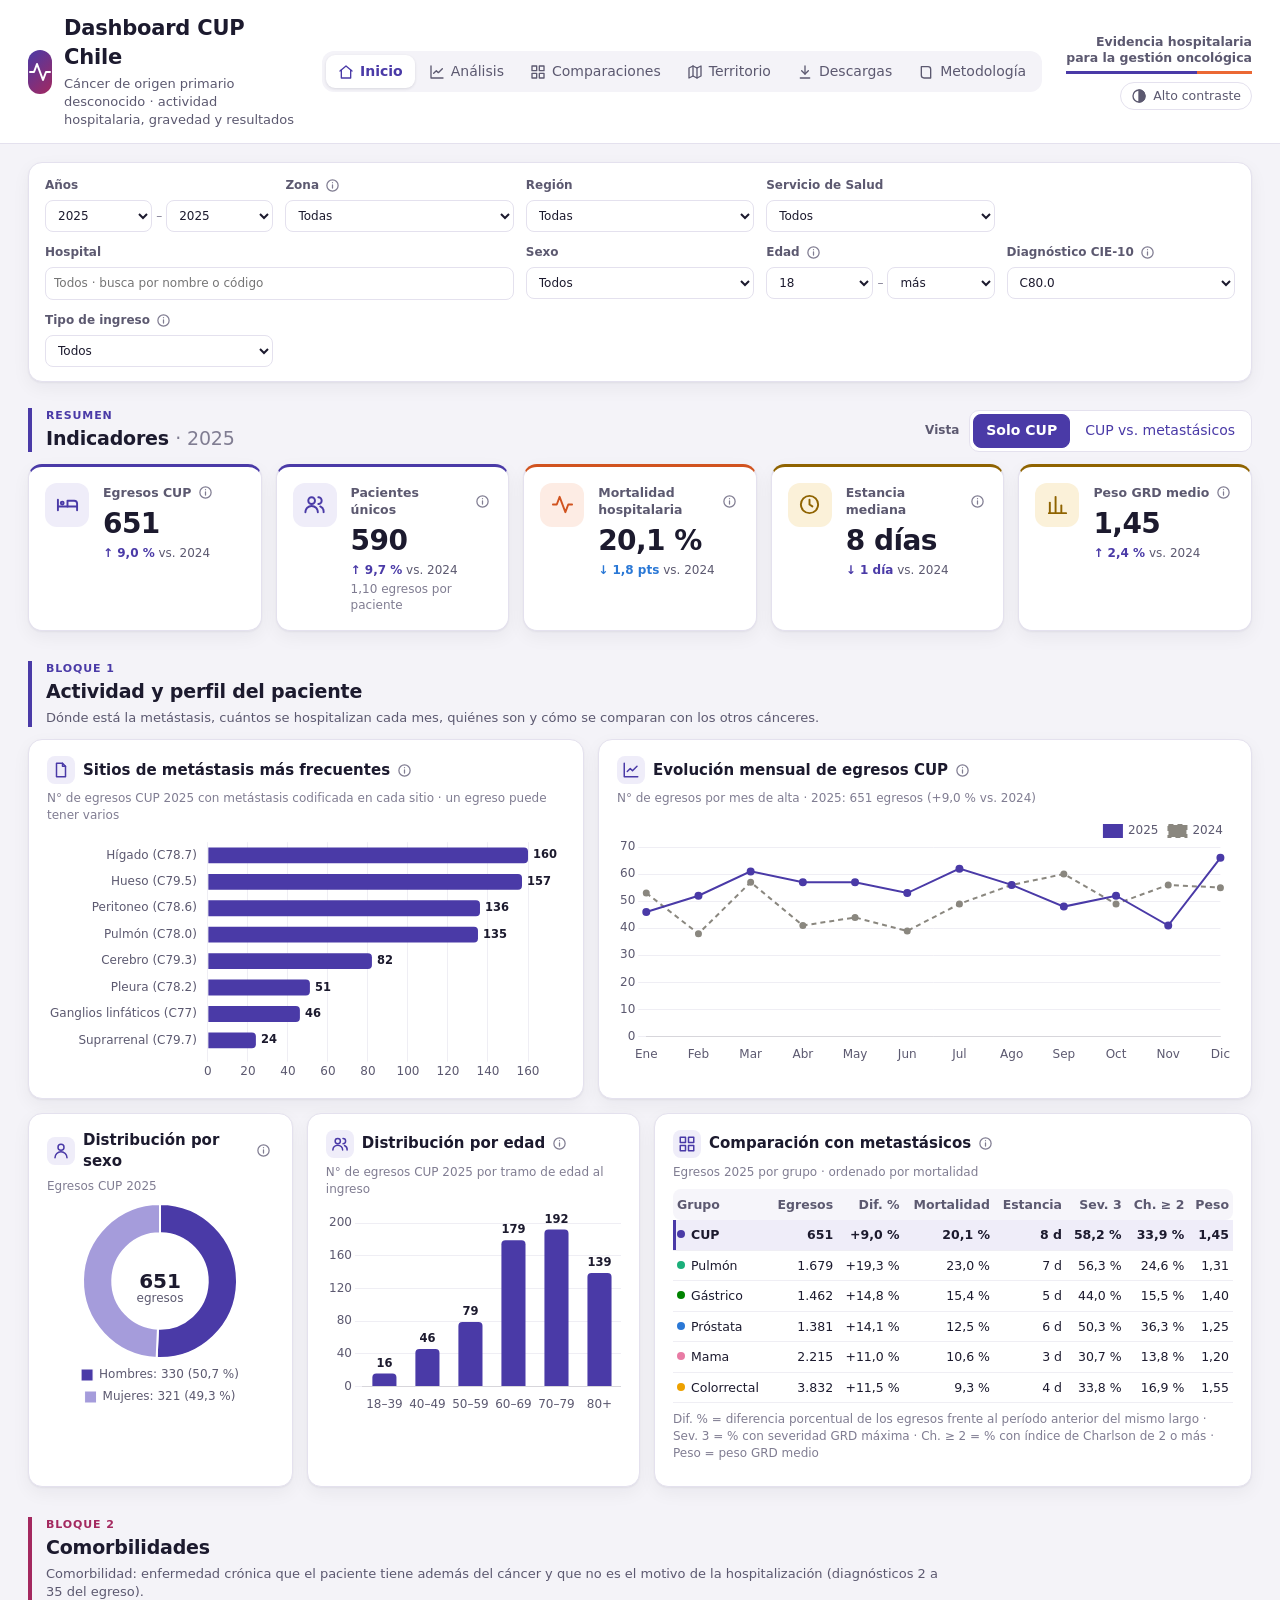
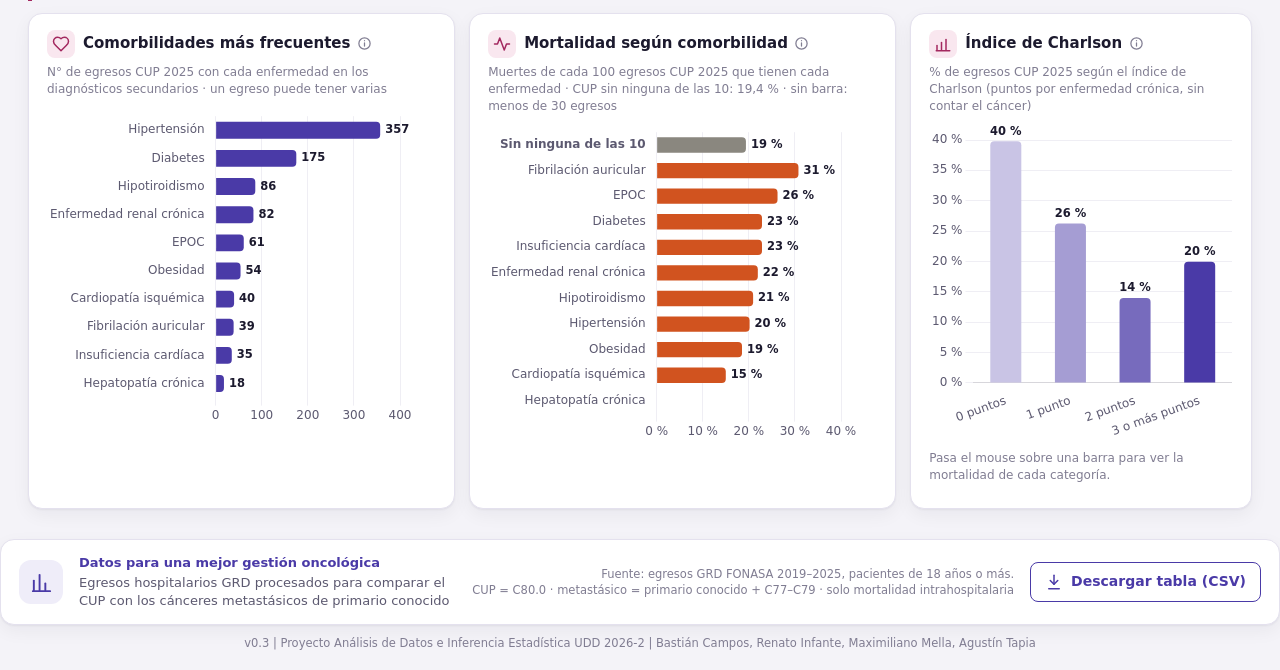
<file: dashboard/index.html>
<!DOCTYPE html>
<html lang="es">
<head>
  <meta charset="utf-8">
  <meta name="viewport" content="width=device-width, initial-scale=1">
  <title>Dashboard CUP Chile (v0.3)</title>
  <link rel="stylesheet" href="css/estilos.css">
  <script>
    // Alto contraste antes de dibujar (evita el parpadeo): preferencia guardada o, si no hay, la del sistema
    (function () {
      var modo = null;
      try { modo = localStorage.getItem('dashboard-cup-contraste'); } catch (e) { /* sin almacenamiento */ }
      if (!modo) modo = window.matchMedia && matchMedia('(prefers-contrast: more)').matches ? 'alto' : 'normal';
      document.documentElement.dataset.contraste = modo;
    })();
  </script>
</head>
<body>

<header class="encabezado">
  <div class="marca">
    <div class="logo">
      <svg viewBox="0 0 24 24"><polyline points="2 12 6 12 9 4 15 20 18 12 22 12"/></svg>
    </div>
    <div>
      <h1>Dashboard CUP Chile</h1>
      <p>Cáncer de origen primario desconocido · actividad hospitalaria, gravedad y resultados</p>
    </div>
  </div>

  <nav class="pestanas">
    <button class="pestana activa" data-seccion="inicio">
      <svg viewBox="0 0 24 24"><path d="M3 10.5 12 3l9 7.5"/><path d="M5 9v12h14V9"/></svg>Inicio</button>
    <button class="pestana" data-seccion="analisis">
      <svg viewBox="0 0 24 24"><path d="M3 3v18h18"/><polyline points="7 14 11 10 14 13 20 7"/></svg>Análisis</button>
    <button class="pestana" data-seccion="comparaciones">
      <svg viewBox="0 0 24 24"><rect x="3" y="3" width="7" height="7"/><rect x="14" y="3" width="7" height="7"/><rect x="3" y="14" width="7" height="7"/><rect x="14" y="14" width="7" height="7"/></svg>Comparaciones</button>
    <button class="pestana" data-seccion="territorio">
      <svg viewBox="0 0 24 24"><polygon points="3 6 9 3 15 6 21 3 21 18 15 21 9 18 3 21"/><path d="M9 3v15"/><path d="M15 6v15"/></svg>Territorio</button>
    <button class="pestana" data-seccion="descargas">
      <svg viewBox="0 0 24 24"><path d="M12 3v12"/><polyline points="7 10 12 15 17 10"/><path d="M5 21h14"/></svg>Descargas</button>
    <button class="pestana" data-seccion="metodologia">
      <svg viewBox="0 0 24 24"><path d="M5 4h10a4 4 0 0 1 4 4v13H9a4 4 0 0 1-4-4z"/></svg>Metodología</button>
  </nav>

  <div class="extremo">
    <div class="lema">Evidencia hospitalaria<br>para la gestión oncológica</div>
    <button type="button" id="alto-contraste" class="boton-contraste" aria-pressed="false">
      <svg viewBox="0 0 24 24"><circle cx="12" cy="12" r="9"/><path d="M12 3a9 9 0 0 1 0 18z" fill="currentColor"/></svg>Alto contraste</button>
  </div>
</header>

<main>

<!-- ===================== INICIO ===================== -->
<!-- Secciones: filtros · indicadores · actividad y perfil · comorbilidades. El mapa por zona está en la pestaña Territorio.
     Los elementos con data-ayuda reciben un botón (i) con la explicación de la variable y su metodología (app.js, AYUDA). -->
<section id="inicio" class="seccion activa">

  <div class="tarjeta filtros">
    <label>Años
      <span class="rango">
        <select id="f-anio-desde" aria-label="Desde el año"></select>
        <span>–</span>
        <select id="f-anio-hasta" aria-label="Hasta el año"></select>
      </span>
    </label>
    <label><span class="con-ayuda" data-ayuda="zona">Zona</span>
      <select id="f-zona">
        <option value="">Todas</option>
        <option value="norte">Norte</option>
        <option value="centro">Centro</option>
        <option value="sur">Sur</option>
      </select>
    </label>
    <label>Región
      <select id="f-region"><option value="0">Todas</option></select>
    </label>
    <label>Servicio de Salud
      <select id="f-servicio"><option value="-1">Todos</option></select>
    </label>
    <div class="campo">
      <label for="f-hospital">Hospital</label>
      <div class="buscador">
        <input id="f-hospital" type="text" placeholder="Todos · busca por nombre o código" autocomplete="off"
               role="combobox" aria-expanded="false" aria-controls="lista-hospitales" aria-autocomplete="list">
        <button type="button" id="limpiar-hospital" class="limpiar" aria-label="Quitar hospital" hidden>×</button>
        <ul id="lista-hospitales" class="lista-buscador" role="listbox" hidden></ul>
      </div>
    </div>
    <label>Sexo
      <select id="f-sexo">
        <option value="-1">Todos</option>
        <option value="1">Mujeres</option>
        <option value="0">Hombres</option>
      </select>
    </label>
    <label><span class="con-ayuda" data-ayuda="edadFiltro">Edad</span>
      <span class="rango">
        <select id="f-edad-desde" aria-label="Desde la edad"></select>
        <span>–</span>
        <select id="f-edad-hasta" aria-label="Hasta la edad"></select>
      </span>
    </label>
    <label><span class="con-ayuda" data-ayuda="diagnostico">Diagnóstico CIE-10</span>
      <select id="f-diagnostico">
        <option value="c800">C80.0</option>
        <option value="c809">C80.0 + C80.9</option>
      </select>
    </label>
    <label><span class="con-ayuda" data-ayuda="ingreso">Tipo de ingreso</span>
      <select id="f-ingreso">
        <option value="-1">Todos</option>
        <option value="0">Urgencia</option>
        <option value="1">Programada</option>
      </select>
    </label>
  </div>

  <!-- ---------- indicadores ---------- -->
  <div class="cabeza-seccion">
    <div>
      <span class="ceja">Resumen</span>
      <h2 class="titulo-seccion">Indicadores <span id="periodo-kpi"></span></h2>
    </div>
    <div class="vista" role="group" aria-label="Vista">
      <span class="etiqueta">Vista</span>
      <div class="botones-vista" id="botones-vista-inicio">
        <button id="vista-cup" class="boton-vista activo" aria-pressed="true">Solo CUP</button>
        <button id="vista-comparar" class="boton-vista">CUP vs. metastásicos</button>
      </div>
    </div>
  </div>

  <div class="fila-kpi">
    <div class="tarjeta kpi tono-volumen">
      <div class="icono"><svg viewBox="0 0 24 24"><path d="M2 18V7"/><path d="M2 14h20v4"/><path d="M22 14v-3a3 3 0 0 0-3-3h-7v6"/><circle cx="6.5" cy="10.5" r="1.5"/></svg></div>
      <div><span class="kpi-nombre con-ayuda" data-ayuda="egresos">Egresos CUP</span><div class="kpi-valor" id="kpi-egresos">–</div><div class="kpi-var" id="var-egresos"></div><div class="kpi-ref" id="ref-egresos"></div></div>
    </div>
    <div class="tarjeta kpi tono-volumen">
      <div class="icono"><svg viewBox="0 0 24 24"><circle cx="9" cy="8" r="3.5"/><path d="M2.5 20a6.5 6.5 0 0 1 13 0"/><path d="M16 4.5a3.5 3.5 0 0 1 0 7"/><path d="M18 14a6 6 0 0 1 3.5 6"/></svg></div>
      <div><span class="kpi-nombre con-ayuda" data-ayuda="pacientes">Pacientes únicos</span><div class="kpi-valor" id="kpi-pacientes">–</div><div class="kpi-var" id="var-pacientes"></div><div class="kpi-ref" id="ref-pacientes"></div></div>
    </div>
    <div class="tarjeta kpi tono-muerte">
      <div class="icono"><svg viewBox="0 0 24 24"><polyline points="2 12 6 12 9 4 15 20 18 12 22 12"/></svg></div>
      <div><span class="kpi-nombre con-ayuda" data-ayuda="mortalidad">Mortalidad hospitalaria</span><div class="kpi-valor" id="kpi-mortalidad">–</div><div class="kpi-var" id="var-mortalidad"></div><div class="kpi-ref" id="ref-mortalidad"></div></div>
    </div>
    <div class="tarjeta kpi tono-recursos">
      <div class="icono"><svg viewBox="0 0 24 24"><circle cx="12" cy="12" r="9"/><polyline points="12 7 12 12 15 14"/></svg></div>
      <div><span class="kpi-nombre con-ayuda" data-ayuda="estancia">Estancia mediana</span><div class="kpi-valor" id="kpi-estada">–</div><div class="kpi-var" id="var-estada"></div><div class="kpi-ref" id="ref-estada"></div></div>
    </div>
    <div class="tarjeta kpi tono-recursos">
      <div class="icono"><svg viewBox="0 0 24 24"><path d="M4 20V10"/><path d="M10 20V4"/><path d="M16 20v-7"/><path d="M3 21h18"/></svg></div>
      <div><span class="kpi-nombre con-ayuda" data-ayuda="peso">Peso GRD medio</span><div class="kpi-valor" id="kpi-peso">–</div><div class="kpi-var" id="var-peso"></div><div class="kpi-ref" id="ref-peso"></div></div>
    </div>
  </div>

  <!-- ---------- actividad y perfil ---------- -->
  <div class="bloque tono-volumen">
    <div class="cabeza-seccion">
      <div>
        <span class="ceja">Bloque 1</span>
        <h2 class="titulo-seccion">Actividad y perfil del paciente</h2>
        <p class="bajada">Dónde está la metástasis, cuántos se hospitalizan cada mes, quiénes son y cómo se comparan con los otros cánceres.</p>
      </div>
    </div>
    <div class="fila-a">
      <div class="tarjeta panel">
        <h2><svg viewBox="0 0 24 24"><path d="M14 3H6v18h12V7z"/><path d="M14 3v4h4"/></svg><span class="con-ayuda" data-ayuda="sitios">Sitios de metástasis más frecuentes</span></h2>
        <p class="nota" id="nota-sitios"></p>
        <div class="caja-grafico alto-sitios"><canvas id="g-sitios"></canvas></div>
      </div>
      <div class="tarjeta panel">
        <h2><svg viewBox="0 0 24 24"><path d="M3 3v18h18"/><polyline points="7 14 11 10 14 13 20 7"/></svg><span class="con-ayuda" data-ayuda="mensual">Evolución mensual de egresos CUP</span></h2>
        <p class="nota" id="nota-mensual"></p>
        <div class="caja-grafico alto-mensual"><canvas id="g-mensual"></canvas></div>
      </div>
    </div>

    <div class="fila-b">
      <div class="tarjeta panel">
        <h2><svg viewBox="0 0 24 24"><circle cx="12" cy="7" r="4"/><path d="M4 21a8 8 0 0 1 16 0"/></svg><span class="con-ayuda" data-ayuda="sexo">Distribución por sexo</span></h2>
        <p class="nota" id="nota-sexo"></p>
        <div class="caja-grafico alto-sexo"><canvas id="g-sexo"></canvas></div>
      </div>
      <div class="tarjeta panel">
        <h2><svg viewBox="0 0 24 24"><circle cx="9" cy="8" r="3.5"/><path d="M2.5 20a6.5 6.5 0 0 1 13 0"/><path d="M16 4.5a3.5 3.5 0 0 1 0 7"/><path d="M18 14a6 6 0 0 1 3.5 6"/></svg><span class="con-ayuda" data-ayuda="edad">Distribución por edad</span></h2>
        <p class="nota" id="nota-edad"></p>
        <div class="caja-grafico alto-edad"><canvas id="g-edad"></canvas></div>
      </div>
      <div class="tarjeta panel">
        <h2><svg viewBox="0 0 24 24"><rect x="3" y="3" width="7" height="7"/><rect x="14" y="3" width="7" height="7"/><rect x="3" y="14" width="7" height="7"/><rect x="14" y="14" width="7" height="7"/></svg><span class="con-ayuda" data-ayuda="tabla">Comparación con metastásicos</span></h2>
        <p class="nota" id="nota-tabla"></p>
        <div class="caja-tabla"><table class="tabla" id="tabla-comparacion"></table></div>
        <p class="nota pie-tabla">Dif. % = diferencia porcentual de los egresos frente al período anterior del mismo largo · Sev. 3 = % con severidad GRD máxima · Ch. ≥ 2 = % con índice de Charlson de 2 o más · Peso = peso GRD medio</p>
      </div>
    </div>
  </div>

  <!-- ---------- comorbilidades ---------- -->
  <div class="bloque tono-comorb">
    <div class="cabeza-seccion">
      <div>
        <span class="ceja">Bloque 2</span>
        <h2 class="titulo-seccion">Comorbilidades</h2>
        <p class="bajada">Comorbilidad: enfermedad crónica que el paciente tiene además del cáncer y que no es el motivo de la hospitalización (diagnósticos 2 a 35 del egreso).</p>
      </div>
    </div>
    <div class="fila-c">
      <div class="tarjeta panel">
        <h2><svg viewBox="0 0 24 24"><path d="M19 14c1.5-1.5 3-3.2 3-5.5A5.5 5.5 0 0 0 16.5 3c-1.8 0-3 .5-4.5 2-1.5-1.5-2.7-2-4.5-2A5.5 5.5 0 0 0 2 8.5c0 2.3 1.5 4 3 5.5l7 7z"/></svg><span class="con-ayuda" data-ayuda="comorb">Comorbilidades más frecuentes</span></h2>
        <p class="nota" id="nota-comorb"></p>
        <div class="caja-grafico alto-comorb"><canvas id="g-comorb"></canvas></div>
      </div>
      <div class="tarjeta panel">
        <h2><svg viewBox="0 0 24 24"><polyline points="2 12 6 12 9 4 15 20 18 12 22 12"/></svg><span class="con-ayuda" data-ayuda="mortcomorb">Mortalidad según comorbilidad</span></h2>
        <p class="nota" id="nota-mortcomorb"></p>
        <div class="caja-grafico alto-comorb"><canvas id="g-mortcomorb"></canvas></div>
      </div>
      <div class="tarjeta panel">
        <h2><svg viewBox="0 0 24 24"><path d="M4 20V14"/><path d="M10 20V10"/><path d="M16 20V6"/><path d="M3 21h18"/></svg><span class="con-ayuda" data-ayuda="charlson">Índice de Charlson</span></h2>
        <p class="nota" id="nota-charlson"></p>
        <div class="caja-grafico alto-comorb"><canvas id="g-charlson"></canvas></div>
        <p class="nota pie-tabla">Pasa el mouse sobre una barra para ver la mortalidad de cada categoría.</p>
      </div>
    </div>
  </div>
</section>

<!-- ===================== ANÁLISIS: MODELO DE ESTADÍA ===================== -->
<section id="analisis" class="seccion">
  <div id="contenido-modelo">
    <div class="fila-modelo">
      <div class="tarjeta panel" id="calculadora">
        <h2><svg viewBox="0 0 24 24"><rect x="5" y="2" width="14" height="20" rx="2"/><path d="M8 6h8"/><path d="M8 11h.01"/><path d="M12 11h.01"/><path d="M16 11h.01"/><path d="M8 15h.01"/><path d="M12 15h.01"/><path d="M16 15h.01"/><path d="M8 19h8"/></svg><span class="con-ayuda" data-ayuda="calculadora">Calculadora de estadía esperada</span></h2>
        <p class="nota">Elige un perfil de paciente y el modelo calcula cuántos días dura en promedio su hospitalización. Es un promedio para pacientes con ese perfil, no un pronóstico individual. No depende de los filtros de Inicio.</p>
        <!-- Selectores y casillas: los arma app.js a partir del modelo (DATOS.modelo.entradas) -->
        <div class="campos-calculadora" id="campos-calculadora"></div>
        <div id="casillas-calculadora"></div>
        <div class="resultado-calculadora">
          <div id="c-resultado"></div>
          <div class="caja-grafico alto-perfil"><canvas id="g-perfil" aria-label="Estadía esperada del mismo perfil en cada diagnóstico"></canvas></div>
        </div>
      </div>
      <div class="tarjeta panel">
        <h2><svg viewBox="0 0 24 24"><path d="M12 3v18"/><path d="M12 7h7"/><path d="M12 12H6"/><path d="M12 17h4"/></svg><span class="con-ayuda" data-ayuda="coeficientes">Qué alarga o acorta la estadía</span></h2>
        <p class="nota">% de cambio en los días de estadía por cada característica, con todas las demás iguales (regresión lineal de log(1 + días)). Naranjo: la alarga; azul: la acorta; gris: sin diferencia significativa. Pasa el mouse para ver el IC 95 %.</p>
        <div class="caja-grafico alto-coef"><canvas id="g-coef"></canvas></div>
        <p class="nota pie-tabla">Las barras con → pasan de +100 %: su valor real está escrito. Referencias: CUP, 60–69 años, hombre, ingreso programado u otro, llega desde urgencia, motivo el propio cáncer y gravedad baja.</p>
      </div>
    </div>
    <div class="tarjeta panel calidad">
      <h2><svg viewBox="0 0 24 24"><path d="M20 6 9 17l-5-5"/></svg><span class="con-ayuda" data-ayuda="calidad">Calidad del modelo (egresos que no vio)</span></h2>
      <div class="calidad-modelo" id="calidad-modelo"></div>
      <p class="nota">El modelo ordena bien a los pacientes (los de estadía corta y larga), pero cada paciente varía mucho: sirve para comparar perfiles y planificar camas. Solo usa datos del ingreso; lo que pasa durante la hospitalización (UCI, cirugías, complicaciones) no está. Detalle en el notebook, pregunta P13.</p>
    </div>
    <div class="tarjeta panel calidad">
      <h2><svg viewBox="0 0 24 24"><rect x="3" y="3" width="7" height="7"/><rect x="14" y="3" width="7" height="7"/><rect x="3" y="14" width="7" height="7"/><rect x="14" y="14" width="7" height="7"/></svg><span class="con-ayuda" data-ayuda="correlaciones">Correlaciones entre las variables del ingreso</span></h2>
      <p class="nota">Correlación de Pearson (r, de −1 a 1) entre cada par de variables; las categóricas como 0/1. Rojo: suben juntas; azul: cuando una sube, la otra baja; gris: sin relación. La primera columna (recuadro) es la relación con la estadía, la variable que el modelo predice. Con este mapa se eligieron las variables del modelo. Pasa el mouse sobre una casilla para ver el par.</p>
      <div class="caja-correlaciones"><table class="mapa-correlaciones" id="mapa-correlaciones"></table></div>
    </div>
  </div>
  <p class="nota pendiente">Pendiente para la semana 11: trayectoria del paciente (diagrama de flujo) y diagnóstico principal de las hospitalizaciones por CUP (notebook, preguntas P2 y P5).</p>
</section>

<!-- ===================== PESTAÑAS EN DESARROLLO ===================== -->

<section id="comparaciones" class="seccion">
  <div class="bloque tono-territorio primero">
    <div class="cabeza-seccion">
      <div>
        <span class="ceja">Comparaciones</span>
        <h2 class="titulo-seccion" id="c-titulo"></h2>
        <p class="bajada">Las tres zonas con los filtros de Inicio, salvo zona y región. Violeta: CUP; gris: los cinco cánceres metastásicos juntos.</p>
      </div>
    </div>
    <div class="fila-c">
      <div class="tarjeta panel tono-muerte">
        <h2><svg viewBox="0 0 24 24"><polyline points="2 12 6 12 9 4 15 20 18 12 22 12"/></svg><span class="con-ayuda" data-ayuda="cMort">Mortalidad por zona</span></h2>
        <p class="nota">Muertes de cada 100 egresos · sin barra: menos de 30 egresos</p>
        <div class="caja-grafico alto-sexo"><canvas id="g-c-mort"></canvas></div>
      </div>
      <div class="tarjeta panel tono-recursos">
        <h2><svg viewBox="0 0 24 24"><circle cx="12" cy="12" r="9"/><polyline points="12 7 12 12 15 14"/></svg><span class="con-ayuda" data-ayuda="estancia">Estancia mediana por zona</span></h2>
        <p class="nota">Días entre el ingreso y el alta (mediana)</p>
        <div class="caja-grafico alto-sexo"><canvas id="g-c-estancia"></canvas></div>
      </div>
      <div class="tarjeta panel tono-recursos">
        <h2><svg viewBox="0 0 24 24"><path d="M4 20V10"/><path d="M10 20V4"/><path d="M16 20v-7"/><path d="M3 21h18"/></svg><span class="con-ayuda" data-ayuda="peso">Peso GRD medio por zona</span></h2>
        <p class="nota">Recursos que consume la hospitalización (1 = promedio)</p>
        <div class="caja-grafico alto-sexo"><canvas id="g-c-peso"></canvas></div>
      </div>
    </div>
    <div class="fila-a fila-separada">
      <div class="tarjeta panel">
        <h2><svg viewBox="0 0 24 24"><path d="M3 3v18h18"/><polyline points="7 14 11 10 14 13 20 7"/></svg><span class="con-ayuda" data-ayuda="cAnios">Egresos CUP por año en cada zona</span></h2>
        <p class="nota">Todos los años, para ver la tendencia · línea continua: norte; rayas: centro; puntos: sur</p>
        <div class="caja-grafico alto-mensual"><canvas id="g-c-anios"></canvas></div>
      </div>
      <div class="tarjeta panel">
        <h2><svg viewBox="0 0 24 24"><rect x="3" y="3" width="18" height="18" rx="2"/><path d="M3 9h18"/><path d="M3 15h18"/><path d="M9 3v18"/></svg><span class="con-ayuda" data-ayuda="cTabla">CUP frente a metastásicos en cada zona</span></h2>
        <p class="nota">Diferencia = mortalidad CUP − mortalidad metastásicos, en puntos porcentuales</p>
        <div class="caja-tabla"><table class="tabla" id="c-tabla"></table></div>
        <p class="nota pie-tabla">Sin ajustar por edad ni gravedad: una diferencia entre zonas es una alerta para revisar, no un veredicto.</p>
      </div>
    </div>
    <p class="nota pendiente">Pendiente para la semana 11: mortalidad "de cada 100" con su margen de error y mortalidad ajustada por edad, sexo, gravedad y tipo de ingreso (regresión logística, notebook P8–P9).</p>
  </div>
</section>

<section id="territorio" class="seccion">
  <div class="bloque tono-territorio primero">
    <div class="cabeza-seccion">
      <div>
        <span class="ceja">Territorio</span>
        <h2 class="titulo-seccion" id="t-titulo"></h2>
        <p class="bajada" id="t-bajada"></p>
      </div>
      <div class="controles-territorio">
        <div class="vista" role="group" aria-label="Zona">
          <span class="etiqueta">Zona</span>
          <div class="botones-vista" id="t-zonas">
            <button class="boton-vista" data-zona="">Chile</button>
            <button class="boton-vista" data-zona="norte">Norte</button>
            <button class="boton-vista" data-zona="centro">Centro</button>
            <button class="boton-vista" data-zona="sur">Sur</button>
          </div>
        </div>
        <div class="vista" role="group" aria-label="Colorear el mapa por">
          <span class="etiqueta">Indicador</span>
          <div class="botones-vista" id="t-indicador">
            <button class="boton-vista" data-indicador="mortalidad">Mortalidad</button>
            <button class="boton-vista" data-indicador="oncologia">Oncología</button>
            <button class="boton-vista" data-indicador="estancia">Estancia</button>
            <button class="boton-vista" data-indicador="egresos">Egresos</button>
          </div>
        </div>
      </div>
    </div>
    <div class="aviso-periodo" id="t-aviso" hidden>
      <svg viewBox="0 0 24 24"><circle cx="12" cy="12" r="9"/><path d="M12 8v5"/><path d="M12 16.5h.01"/></svg>
      <span></span>
      <button type="button" class="boton-vista" id="t-ver-todo">Ver 2019–2025</button>
    </div>
    <div class="fila-territorio-t">
      <div class="tarjeta panel panel-mapa">
        <h2><svg viewBox="0 0 24 24"><path d="M12 21s-7-6.2-7-11.5a7 7 0 0 1 14 0C19 14.8 12 21 12 21z"/><circle cx="12" cy="9.5" r="2.5"/></svg><span class="con-ayuda" data-ayuda="territorio">Mapa por región</span></h2>
        <p class="nota" id="t-nota-mapa"></p>
        <div class="mapa mapa-grande" id="mapa-t"></div>
        <div class="leyenda-mapa" id="leyenda-mapa-t"></div>
      </div>
      <div class="columna-territorio">
        <div class="fila-kpi" id="t-kpi"></div>
        <div class="tarjeta panel tono-territorio">
          <div class="cabeza-panel">
            <h2><svg viewBox="0 0 24 24"><path d="M3 3v18h18"/><path d="M7 16h4"/><path d="M7 12h9"/><path d="M7 8h6"/></svg><span class="con-ayuda" data-ayuda="regiones"><span id="t-graf-titulo">Mortalidad por región</span></span></h2>
            <div class="botones-vista" id="t-orden" role="group" aria-label="Orden de las regiones">
              <button class="boton-vista" data-orden="geo">Norte a sur</button>
              <button class="boton-vista" data-orden="valor">Mayor a menor</button>
            </div>
          </div>
          <p class="nota" id="t-nota-mort"></p>
          <p class="hallazgo" id="t-hallazgo"></p>
          <div class="caja-grafico alto-t-mort"><canvas id="g-t-mort"></canvas></div>
        </div>
        <div class="tarjeta panel">
          <h2><svg viewBox="0 0 24 24"><rect x="3" y="3" width="18" height="18" rx="2"/><path d="M3 9h18"/><path d="M3 15h18"/><path d="M9 3v18"/></svg><span class="con-ayuda" data-ayuda="tDetalle">Detalle por región</span></h2>
          <div class="caja-tabla"><table class="tabla tabla-regiones" id="t-tabla"></table></div>
          <p class="nota pie-tabla">Clic en una zona o región para filtrar. En gris: menos de 30 egresos (cifra poco estable). Región del hospital, no del domicilio.</p>
        </div>
      </div>
    </div>
  </div>
</section>

<!-- ===================== DESCARGAS ===================== -->
<section id="descargas" class="seccion">
  <div class="tarjeta panel filtros-activos">
    <div class="cabeza-descarga">
      <div>
        <h2><svg viewBox="0 0 24 24"><polygon points="3 4 21 4 14 12.5 14 20 10 18 10 12.5"/></svg>Filtros aplicados</h2>
        <p class="nota">Todas las descargas usan los filtros elegidos en Inicio.</p>
      </div>
      <button class="boton-vista" id="ir-filtros">Cambiar filtros</button>
    </div>
    <div class="chips" id="chips-filtros"></div>
  </div>

  <div class="fila-descargas">
    <div class="tarjeta panel">
      <h2><svg viewBox="0 0 24 24"><rect x="3" y="3" width="18" height="18" rx="2"/><path d="M3 9h18"/><path d="M3 15h18"/><path d="M9 3v18"/></svg>Egresos filtrados (CSV)</h2>
      <p class="nota">Una fila por egreso, con sus variables principales. Separador ";" y coma decimal (se abre directo en Excel).</p>
      <div class="opciones-grupo">
        <label><input type="radio" name="d-grupo" value="cup" checked> Solo CUP</label>
        <label><input type="radio" name="d-grupo" value="todos"> CUP y los 5 metastásicos</label>
      </div>
      <p class="resumen-descarga" id="resumen-egresos"></p>
      <div class="vista-previa"><table class="tabla" id="previa-egresos"></table></div>
      <button class="boton-descarga" id="descargar-egresos">
        <svg viewBox="0 0 24 24"><path d="M12 3v12"/><polyline points="7 10 12 15 17 10"/><path d="M5 21h14"/></svg>Descargar egresos (CSV)</button>
    </div>

    <div class="columna-descargas">
      <div class="tarjeta panel">
        <h2><svg viewBox="0 0 24 24"><path d="M3 3v18h18"/><rect x="7" y="10" width="3" height="7"/><rect x="13" y="6" width="3" height="11"/></svg>Resumen por grupo (CSV)</h2>
        <p class="nota">La tabla "Comparación con metastásicos": egresos, diferencia porcentual, mortalidad, estancia, severidad y peso GRD de cada grupo.</p>
        <button class="boton-descarga" id="descargar-resumen">
          <svg viewBox="0 0 24 24"><path d="M12 3v12"/><polyline points="7 10 12 15 17 10"/><path d="M5 21h14"/></svg>Descargar resumen (CSV)</button>
      </div>
      <div class="tarjeta panel">
        <h2><svg viewBox="0 0 24 24"><path d="M6 9V3h12v6"/><rect x="3" y="9" width="18" height="8" rx="2"/><path d="M6 14h12v7H6z"/></svg>Vista del dashboard (PDF)</h2>
        <p class="nota">Descarga una captura de la pestaña Inicio con los filtros actuales, en una sola página.</p>
        <button class="boton-descarga" id="descargar-pdf">
          <svg viewBox="0 0 24 24"><path d="M12 3v12"/><polyline points="7 10 12 15 17 10"/><path d="M5 21h14"/></svg>Guardar vista en PDF</button>
      </div>
    </div>
  </div>
</section>

<section id="metodologia" class="seccion">
  <div class="tarjeta en-desarrollo metodologia">
    <h2>Metodología</h2>
    <h3>Fuente</h3>
    <p>Bases públicas de egresos hospitalarios GRD de FONASA, años 2019 a 2025 (hospitales públicos). Cada registro es una hospitalización (egreso).</p>
    <h3>Restricción de datos (0–18 años)</h3>
    <ul>
      <li>El estudio se restringe a adultos: se excluyen los egresos de pacientes de 0 a 17 años y quedan los de 18 años o más. No es una limpieza de errores: es una decisión de alcance.</li>
      <li>En 2025 la base no trae la fecha de nacimiento, solo tramos de 5 años: la edad es el punto medio del tramo y el tramo de 15 a 19 años se excluye completo.</li>
      <li>Las variables clave tienen menos de 0,02 % de datos faltantes. Las estadías muy largas se mantienen; por eso se usa la mediana.</li>
    </ul>
    <h3>Grupos</h3>
    <ul>
      <li><b>CUP:</b> egresos con el código C80.0 (tumor maligno de sitio primario desconocido) en cualquiera de los 35 diagnósticos.</li>
      <li><b>Metastásicos:</b> pulmón (C34), colorrectal (C18–C20), mama (C50), próstata (C61) y gástrico (C16), solo si además tienen un código de metástasis (C77–C79).</li>
      <li><b>C80.9:</b> se usa solo como análisis de sensibilidad (filtro "C80.0 + C80.9").</li>
    </ul>
    <h3>Indicadores</h3>
    <ul>
      <li><b>Egresos:</b> hospitalizaciones que terminan en el período (alta o muerte). Un paciente hospitalizado dos veces suma dos egresos.</li>
      <li><b>Pacientes únicos:</b> personas distintas detrás de esos egresos, contadas por su ID cifrado en todo el período elegido. El total de un rango no es la suma de cada año: <span id="met-pacientes"></span></li>
      <li><b>Mortalidad:</b> egresos con condición de alta "fallecido" de cada 100.</li>
      <li><b>Estancia:</b> días entre el ingreso y el alta; se usa la mediana.</li>
      <li><b>Peso GRD:</b> consumo relativo de recursos de la hospitalización (1 = hospitalización promedio).</li>
      <li><b>Diferencia porcentual (Dif. %):</b> (valor del período − valor del período anterior del mismo largo) ÷ valor del período anterior × 100. En la mortalidad la diferencia se da en puntos porcentuales.</li>
    </ul>
    <h3>Comorbilidades</h3>
    <ul>
      <li><b>Definición:</b> una comorbilidad es una enfermedad crónica que el paciente tiene además del cáncer y que no es el motivo de la hospitalización. El cáncer y sus metástasis no cuentan como comorbilidad.</li>
      <li>Se buscan en los diagnósticos 2 a 35 (el diagnóstico 1 es el motivo de la hospitalización, no un antecedente).</li>
      <li><b>Comorbilidades frecuentes:</b> hipertensión (I10–I15), diabetes (E10–E14), hipotiroidismo (E03), enfermedad renal crónica (N18), EPOC (J43–J44), cardiopatía isquémica (I20–I25), insuficiencia cardíaca (I50), fibrilación auricular (I48), obesidad (E66) y hepatopatía crónica (K70, K73, K74).</li>
      <li><b>Índice de Charlson:</b> códigos CIE-10 de Quan et al. (2005), con sus pesos de 1 a 6 puntos, sin los componentes de cáncer y metástasis porque todos los pacientes del estudio los tienen. Si hay diabetes con complicaciones no se suma la simple, y lo mismo con la hepatopatía.</li>
    </ul>
    <h3>Territorio: norte, centro y sur</h3>
    <ul>
      <li><b>Norte:</b> Arica y Parinacota, Tarapacá, Antofagasta, Atacama y Coquimbo.</li>
      <li><b>Centro:</b> Valparaíso, Metropolitana, O'Higgins y Maule.</li>
      <li><b>Sur:</b> Ñuble, Biobío, La Araucanía, Los Ríos, Los Lagos, Aysén y Magallanes.</li>
      <li>La zona se asigna por la región del hospital donde ocurrió el egreso, no por el domicilio del paciente.</li>
    </ul>
    <h3>Modelo de estadía (pestaña Análisis)</h3>
    <ul>
      <li>Regresión lineal múltiple de log(1 + días de estadía) con errores robustos (HC3). Las variables categóricas entran como dummies con una categoría de referencia.</li>
      <li>Solo variables conocidas al ingreso, elegidas con el mapa de correlaciones: grupo, edad, sexo, tipo de ingreso, desde dónde llega, motivo de la hospitalización (diagnóstico principal), gravedad GRD, cada sitio de metástasis, las 10 comorbilidades, FONASA A o B, hospital de la Región Metropolitana y años de pandemia.</li>
      <li>Se ajusta con 80 de cada 100 egresos al azar y se evalúa con los otros 20. Para volver a días se usa el factor de <i>smearing</i> de Duan.</li>
      <li>No incluye si el paciente muere (no se sabe al ingresar). Detalle y gráficos en el notebook, pregunta P13.</li>
    </ul>
    <h3>Limitaciones</h3>
    <ul>
      <li>Solo muertes dentro del hospital y solo hospitales públicos.</li>
      <li>La región y el Servicio de Salud son los del hospital según el DEIS (desde su código), no los del domicilio del paciente. La columna SERVICIO_SALUD de la base no coincide con el hospital en cerca del 5 % de los egresos, por eso no se usa; esto mueve el 1 % de los egresos de región respecto del notebook.</li>
      <li>Hospital: la base trae solo el código del establecimiento; el nombre sale del listado oficial del DEIS y se corroboró con otras dos fuentes del MINSAL (detalle en BD/referencias). El código 107101 corresponde al Hospital San Martín de Quillota hasta octubre de 2022 y luego al Biprovincial Quillota-Petorca.</li>
      <li>Las comorbilidades solo cuentan si quedaron codificadas en el egreso: puede haber subregistro.</li>
      <li>El ID del paciente cambia entre 2020 y 2021: en un rango que cruce ese corte, un mismo paciente puede contarse dos veces.</li>
    </ul>
  </div>
</section>

</main>

<footer class="tarjeta pie">
  <div class="icono"><svg viewBox="0 0 24 24"><path d="M4 20V10"/><path d="M10 20V4"/><path d="M16 20v-7"/><path d="M3 21h18"/></svg></div>
  <div class="pie-texto">
    <b>Datos para una mejor gestión oncológica</b>
    <span>Egresos hospitalarios GRD procesados para comparar el CUP con los cánceres metastásicos de primario conocido</span>
  </div>
  <div class="pie-fuente">
    Fuente: egresos GRD FONASA 2019–2025, pacientes de 18 años o más.<br>
    CUP = C80.0 · metastásico = primario conocido + C77–C79 · solo mortalidad intrahospitalaria
  </div>
  <button id="descargar" class="boton-descarga">
    <svg viewBox="0 0 24 24"><path d="M12 3v12"/><polyline points="7 10 12 15 17 10"/><path d="M5 21h14"/></svg>Descargar tabla (CSV)</button>
</footer>
<p class="creditos">v0.3 | Proyecto Análisis de Datos e Inferencia Estadística UDD 2026-2 | Bastián Campos, Renato Infante, Maximiliano Mella, Agustín Tapia</p>

<div id="tooltip-mapa" class="tooltip"></div>
<div id="tooltip-ayuda" class="tooltip tooltip-ayuda" role="tooltip"></div>

<script src="lib/chart.umd.min.js"></script>
<script src="lib/html2canvas.min.js"></script>
<script src="lib/jspdf.umd.min.js"></script>
<script src="datos/datos.js"></script>
<script src="datos/regiones.js"></script>
<script src="js/app.js"></script>
</body>
</html>
</file>
<file: dashboard/css/estilos.css>
/* Dashboard CUP Chile – estilos (v0.3)
   Sistema visual por significado (cada color dice algo; nunca solo decorativo):
     violeta  = CUP y volumen (egresos, pacientes)      naranjo = muerte / empeora
     ámbar    = recursos (estancia, peso GRD)           vino    = comorbilidades
     verde azulado = territorio                         gris    = contexto y referencias
   Los tonos se distinguen también por luminosidad (legibles con daltonismo) y nunca son la única pista: cada uno
   va con su título o etiqueta. Todos los colores son variables: el alto contraste (botón del encabezado) los
   redefine más abajo, y app.js las lee para los gráficos y el mapa. */
:root {
  --violeta: #4a3aa7;
  --violeta-claro: #a59cdb;
  --violeta-fondo: #efedf9;
  --naranjo: #eb6834;
  --naranjo-fondo: #fdece4;
  --sube-mal: #c4501f;
  --azul: #2a78d6;
  --gris: #8a877f;            /* contexto: metastásicos y año anterior (pasa contraste 3:1) */
  --apagado: #b5b3ab;         /* cifras poco estables */
  --fondo: #f4f3f8;
  --fondo-suave: #f6f5fa;     /* cabeceras de tabla y filas al pasar el mouse */
  --hover: #ecebf3;
  --deshabilitado: #f3f2f6;
  --resaltado: #fde7b0;
  --tarjeta: #ffffff;
  --borde: #e4e1ee;
  --linea-tabla: #efeef4;
  --grilla: #efeef4;
  --tinta: #1c1a2e;
  --texto-2: #5c5970;
  --texto-3: #807d92;
  --sombra: 0 1px 2px rgba(28, 26, 46, 0.05), 0 6px 18px rgba(28, 26, 46, 0.05);
  --trazo-mapa: #ffffff;
  /* tonos de sección: color (texto e íconos, contraste ≥ 4,5:1 sobre blanco) y fondo */
  --s-volumen: #4a3aa7;   --s-volumen-fondo: #efedf9;
  --s-muerte: #d1531f;    --s-muerte-fondo: #fdece4;
  --s-recursos: #8f6300;  --s-recursos-fondo: #fbf1d9;
  --s-comorb: #a3285f;    --s-comorb-fondo: #f9e7ef;
  --s-territorio: #0b6f6a; --s-territorio-fondo: #e0f2f0;
  --mapa-1: #d9eeeb;          /* rampa del mapa (verde azulado = territorio): más oscuro = más egresos */
  --mapa-2: #93cdc7;
  --mapa-3: #3f9d95;
  --mapa-4: #0b5f5a;
  --muerte-1: #fbd9c8;        /* rampa de mortalidad del mapa (naranjo = muerte): más oscuro = más mortalidad */
  --muerte-2: #f3a07a;
  --muerte-3: #dc6631;
  --muerte-4: #9c3a10;
  /* zonas en la pestaña Comparaciones (categóricas; las líneas también cambian de trazo y de marcador) */
  --z-norte: #b5560c;
  --z-centro: #0b6f6a;
  --z-sur: #3d5fc4;
  /* un color por grupo, validado para daltonismo (mismo orden y colores que el notebook) */
  --g-cup: #4a3aa7;
  --g-pulmon: #1baf7a;
  --g-colorrectal: #eda100;
  --g-mama: #e87ba4;
  --g-prostata: #2a78d6;
  --g-gastrico: #008300;
  /* correlaciones: azul (negativa) – gris (0) – rojo (positiva) */
  --diverge-neg: #104281;
  --diverge-medio: #f0efec;
  --diverge-pos: #a32b2a;
  --foco: 2px;
}

/* Alto contraste: modo oscuro de máximo contraste. Fondo negro, texto blanco, bordes blancos y colores más claros y
   saturados para que cada marca se distinga sobre el negro (texto ≥ 15:1, marcas ≥ 4,5:1). */
:root[data-contraste="alto"] {
  color-scheme: dark;         /* selectores, casillas y barras de desplazamiento nativos también en oscuro */
  --violeta: #b7a8ff;
  --violeta-claro: #7b6bd6;
  --violeta-fondo: #2a2166;
  --naranjo: #ff9466;
  --naranjo-fondo: #4a1d0a;
  --sube-mal: #ff9a70;
  --azul: #6db3ff;
  --gris: #bdbab2;
  --apagado: #8f8d86;
  --fondo: #000000;
  --fondo-suave: #1c1c1c;
  --hover: #2e2e2e;
  --deshabilitado: #262626;
  --resaltado: #6b5400;
  --tarjeta: #000000;
  --borde: #ffffff;
  --linea-tabla: #6b6b6b;
  --grilla: #5a5a5a;
  --tinta: #ffffff;
  --texto-2: #f5f5f5;
  --texto-3: #d4d4d4;
  --sombra: none;
  --trazo-mapa: #000000;
  --s-volumen: #b7a8ff;   --s-volumen-fondo: #2a2166;
  --s-muerte: #ff9466;    --s-muerte-fondo: #4a1d0a;
  --s-recursos: #ffc53a;  --s-recursos-fondo: #3d2e00;
  --s-comorb: #ff8fc0;    --s-comorb-fondo: #4a0f28;
  --s-territorio: #4fd8d0; --s-territorio-fondo: #08332f;
  --mapa-1: #12403c;          /* sobre negro la rampa se invierte: más claro = más egresos */
  --mapa-2: #1f6d66;
  --mapa-3: #3fb3aa;
  --mapa-4: #9ff0e8;
  --muerte-1: #4a1d0a;
  --muerte-2: #8f3a14;
  --muerte-3: #e0683a;
  --muerte-4: #ffb38f;
  --z-norte: #ffb066;
  --z-centro: #4fd8d0;
  --z-sur: #8fb0ff;
  --g-cup: #b7a8ff;
  --g-pulmon: #3fe0a0;
  --g-colorrectal: #ffc53a;
  --g-mama: #ff8fc0;
  --g-prostata: #5eaaff;
  --g-gastrico: #52d452;
  --diverge-neg: #1c64c2;     /* los números de las casillas van en blanco: estos tonos deben ser medios */
  --diverge-medio: #3a3a3a;
  --diverge-pos: #c5322f;
  --foco: 3px;
}
:root[data-contraste="alto"] .aviso { background: #000; color: #fff; border-bottom: 1px solid #fff; }
:root[data-contraste="alto"] .tooltip { background: #000; color: #fff; border: 1px solid #fff; }

:focus-visible { outline: var(--foco) solid var(--violeta); outline-offset: 2px; }

* { box-sizing: border-box; }

body {
  margin: 0;
  background: var(--fondo);
  color: var(--tinta);
  font-family: "Inter", "Segoe UI Variable Text", "Segoe UI", system-ui, -apple-system, sans-serif;
  font-size: 14px;
  line-height: 1.4;
  -webkit-font-smoothing: antialiased;
}

svg { width: 18px; height: 18px; fill: none; stroke: currentColor; stroke-width: 2; stroke-linecap: round; stroke-linejoin: round; }

.aviso {
  background: #fff4e5;
  color: #7a4b00;
  font-size: 12.5px;
  text-align: center;
  padding: 5px 10px;
  border-bottom: 1px solid #f3dcb5;
}

/* ---------- encabezado ---------- */
.encabezado {
  display: flex;
  align-items: center;
  justify-content: space-between;
  gap: 24px;
  padding: 14px 28px;
  background: var(--tarjeta);
  border-bottom: 1px solid var(--borde);
}
.marca { display: flex; align-items: center; gap: 12px; }
.logo {
  width: 44px; height: 44px; border-radius: 12px;
  background: linear-gradient(135deg, var(--violeta), var(--s-comorb));
  color: var(--tarjeta);
  display: grid; place-items: center;
}
:root[data-contraste="alto"] .logo { background: var(--violeta); }
.logo svg { width: 24px; height: 24px; }
.marca h1 { margin: 0; font-size: 21px; color: var(--tinta); font-weight: 700; letter-spacing: -0.01em; }
.marca p { margin: 2px 0 0; color: var(--texto-2); font-size: 13px; }

.pestanas { display: flex; gap: 2px; flex-wrap: wrap; padding: 4px; background: var(--fondo); border-radius: 12px; }
@media (min-width: 1201px) { .pestanas { flex-shrink: 0; } }   /* en escritorio se ajusta el subtítulo, no las pestañas */
.pestana {
  display: flex; align-items: center; gap: 6px;
  border: none; background: none; cursor: pointer;
  padding: 7px 12px; border-radius: 9px;
  font: inherit; color: var(--texto-2);
}
.pestana svg { width: 16px; height: 16px; }
.pestana:hover { background: var(--hover); }
.pestana.activa { background: var(--tarjeta); color: var(--violeta); font-weight: 600; box-shadow: 0 1px 3px rgba(28, 26, 46, 0.12); }
:root[data-contraste="alto"] .pestana.activa { outline: 1px solid var(--borde); }

.lema {
  text-align: right; font-size: 12.5px; font-weight: 600; line-height: 1.3; white-space: nowrap; color: var(--texto-2);
  padding-bottom: 5px;
  border-bottom: 3px solid;
  border-image: linear-gradient(90deg, var(--violeta) 70%, var(--naranjo) 70%) 1;
}

.extremo { display: flex; flex-direction: column; align-items: flex-end; gap: 8px; }
.boton-contraste {
  display: flex; align-items: center; gap: 6px; cursor: pointer;
  font: inherit; font-size: 12.5px; color: var(--texto-2); white-space: nowrap;
  background: var(--tarjeta); border: 1px solid var(--borde); border-radius: 999px; padding: 4px 10px;
}
.boton-contraste svg { width: 16px; height: 16px; }
.boton-contraste:hover { background: var(--hover); }
.boton-contraste[aria-pressed="true"] { background: var(--tinta); color: var(--tarjeta); border-color: var(--tinta); }

main { padding: 18px 28px 0; max-width: 1680px; margin: 0 auto; }
.seccion { display: none; }
.seccion.activa { display: block; }

.tarjeta {
  background: var(--tarjeta);
  border: 1px solid var(--borde);
  border-radius: 14px;
  box-shadow: var(--sombra);
}

/* ---------- secciones de Inicio ---------- */
/* cada bloque define su tono (--acento) y los paneles lo heredan en el ícono del título */
.tono-volumen { --acento: var(--s-volumen); --acento-fondo: var(--s-volumen-fondo); }
.tono-muerte { --acento: var(--s-muerte); --acento-fondo: var(--s-muerte-fondo); }
.tono-recursos { --acento: var(--s-recursos); --acento-fondo: var(--s-recursos-fondo); }
.tono-comorb { --acento: var(--s-comorb); --acento-fondo: var(--s-comorb-fondo); }
.tono-territorio { --acento: var(--s-territorio); --acento-fondo: var(--s-territorio-fondo); }

.bloque { margin-top: 30px; }
.cabeza-seccion {
  display: flex; justify-content: space-between; align-items: flex-end; gap: 16px; flex-wrap: wrap;
  margin: 26px 0 12px; padding-left: 14px;
  border-left: 4px solid var(--acento, var(--violeta));
}
.bloque > .cabeza-seccion { margin-top: 0; }
.ceja {
  display: block; font-size: 11px; font-weight: 700; letter-spacing: 0.08em; text-transform: uppercase;
  color: var(--acento, var(--violeta));
}
.titulo-seccion { margin: 2px 0 0; font-size: 19px; font-weight: 700; letter-spacing: -0.01em; }
.titulo-seccion span { font-weight: 500; color: var(--texto-3); }
.bajada { margin: 4px 0 0; color: var(--texto-2); font-size: 13px; max-width: 900px; }

/* ---------- filtros ---------- */
.filtros {
  display: grid;
  /* años, zona, región, servicio, hospital, sexo, edad, diagnóstico, ingreso: años y edad llevan dos selectores */
  grid-template-columns: 1.5fr 0.9fr 1fr 1.2fr 2.2fr 0.9fr 1.5fr 1fr 1fr;
  gap: 12px;
  padding: 14px 16px;
}
.rango { display: flex; align-items: center; gap: 4px; }
.rango select { flex: 1; }
.rango span { font-weight: 400; color: var(--texto-3); }
.filtros label, .filtros .campo { display: flex; flex-direction: column; gap: 6px; font-size: 12px; font-weight: 600; min-width: 0; color: var(--texto-2); }

/* buscador de hospital: campo de texto con lista desplegable */
.buscador { position: relative; }
.buscador input {
  width: 100%; font: inherit; font-weight: 400;
  padding: 7px 26px 7px 8px;
  border: 1px solid var(--borde); border-radius: 8px;
  background: var(--tarjeta); color: var(--tinta);
  text-overflow: ellipsis;
}
.buscador input:focus { outline: 2px solid var(--violeta-claro); outline-offset: -1px; }
.buscador input.elegido { border-color: var(--violeta); background: var(--violeta-fondo); }
.limpiar {
  position: absolute; right: 4px; top: 50%; transform: translateY(-50%);
  border: none; background: none; cursor: pointer; font-size: 17px; line-height: 1; color: var(--texto-3); padding: 2px 5px;
}
.limpiar:hover { color: var(--tinta); }
.lista-buscador {
  position: absolute; z-index: 20; top: calc(100% + 4px); left: 0;
  width: max(100%, 440px); max-height: 300px; overflow-y: auto;
  margin: 0; padding: 4px; list-style: none;
  background: var(--tarjeta); border: 1px solid var(--borde); border-radius: 10px;
  box-shadow: 0 8px 24px rgba(28, 26, 46, 0.12);
  font-weight: 400;
}
.lista-buscador li { display: flex; gap: 10px; align-items: baseline; padding: 6px 8px; border-radius: 6px; cursor: pointer; color: var(--tinta); }
.lista-buscador li.activo { background: var(--violeta-fondo); }
.lista-buscador li.actual { font-weight: 600; color: var(--violeta); }
.lista-buscador .codigo { flex: none; font-size: 11.5px; color: var(--texto-3); font-variant-numeric: tabular-nums; }
.lista-buscador mark { background: var(--resaltado); color: inherit; border-radius: 2px; }
.lista-buscador .vacio { color: var(--texto-3); cursor: default; }
select {
  font: inherit; font-weight: 400;
  padding: 7px 8px;
  border: 1px solid var(--borde); border-radius: 8px;
  background: var(--tarjeta); color: var(--tinta);
  min-width: 0;
}
select:disabled { background: var(--deshabilitado); color: var(--texto-3); }

.vista { display: flex; align-items: center; gap: 10px; }
.etiqueta { font-size: 12px; font-weight: 600; color: var(--texto-2); }
.botones-vista { display: flex; gap: 2px; padding: 3px; background: var(--tarjeta); border: 1px solid var(--borde); border-radius: 10px; }
.boton-vista {
  font: inherit; cursor: pointer;
  padding: 6px 12px; border-radius: 8px;
  border: 1px solid var(--borde); background: var(--tarjeta); color: var(--violeta);
}
.botones-vista .boton-vista { border-color: transparent; }
.boton-vista.activo { background: var(--violeta); color: var(--tarjeta); border-color: var(--violeta); font-weight: 600; }

/* ---------- ayudas (botón i y su cuadro) ---------- */
.con-ayuda { display: inline-flex; align-items: center; gap: 4px; }
.ayuda {
  display: inline-grid; place-items: center; flex: none;
  width: 20px; height: 20px; padding: 0; margin: -2px 0;
  border: none; border-radius: 50%; background: none; cursor: help;
  color: var(--texto-3);
}
.ayuda svg { width: 15px; height: 15px; }
.ayuda:hover, .ayuda:focus-visible { color: var(--acento, var(--violeta)); background: var(--hover); }
.tooltip-ayuda {
  max-width: 320px; font-size: 12.5px; line-height: 1.45; padding: 10px 12px; border-radius: 10px;
  box-shadow: 0 8px 24px rgba(28, 26, 46, 0.25); z-index: 50; font-weight: 400;
}
.tooltip-ayuda .tip-titulo { display: block; margin-bottom: 3px; font-size: 13px; }

/* ---------- KPI ---------- */
.fila-kpi { display: grid; grid-template-columns: repeat(5, 1fr); gap: 14px; }
.kpi {
  display: flex; gap: 14px; padding: 16px; align-items: flex-start;
  border-top: 3px solid var(--acento);
}
.icono {
  width: 44px; height: 44px; flex: none; border-radius: 12px;
  background: var(--acento-fondo, var(--violeta-fondo)); color: var(--acento, var(--violeta));
  display: grid; place-items: center;
}
.icono svg { width: 23px; height: 23px; }
.kpi-nombre { font-size: 12.5px; font-weight: 600; color: var(--texto-2); }
.kpi-valor { font-size: 28px; font-weight: 700; margin-top: 2px; letter-spacing: -0.02em; font-variant-numeric: tabular-nums; }
.kpi-var { font-size: 12px; color: var(--texto-2); margin-top: 2px; }
.kpi-var .sube-mal { color: var(--sube-mal); font-weight: 600; }
.kpi-var .baja-bien { color: var(--azul); font-weight: 600; }
.kpi-var .neutro { color: var(--violeta); font-weight: 600; }
.kpi-ref { font-size: 12px; color: var(--texto-3); margin-top: 2px; }

/* ---------- paneles ---------- */
.fila-a { display: grid; grid-template-columns: 0.85fr 1fr; gap: 14px; }
.fila-b { display: grid; grid-template-columns: 0.62fr 0.78fr 1.4fr; gap: 14px; margin-top: 14px; }
.fila-c { display: grid; grid-template-columns: 1fr 1fr 0.8fr; gap: 14px; }

.panel { padding: 16px 18px; min-width: 0; }
.panel h2 { display: flex; align-items: center; gap: 8px; margin: 0; font-size: 15px; font-weight: 650; }
.panel h2 > svg {
  flex: none; width: 28px; height: 28px; padding: 5px; border-radius: 8px;
  color: var(--acento, var(--violeta)); background: var(--acento-fondo, var(--violeta-fondo));
}
.nota { color: var(--texto-3); font-size: 12px; margin: 6px 0 8px; }

.caja-grafico { position: relative; }
.alto-sitios { height: 250px; }
.alto-mensual { height: 250px; }
.alto-sexo { height: 210px; }
.alto-edad { height: 210px; }
.alto-comorb { height: 320px; }
.alto-perfil { height: 190px; }
.alto-coef { height: 860px; }

/* ---------- tablas ---------- */
.caja-tabla { overflow-x: auto; }
.tabla { width: 100%; border-collapse: collapse; font-size: 12.5px; }
.tabla th { text-align: right; font-weight: 600; color: var(--texto-2); padding: 7px 6px; background: var(--fondo-suave); }
.tabla th:first-child { border-radius: 8px 0 0 8px; }
.tabla th:last-child { border-radius: 0 8px 8px 0; }
.tabla th:first-child, .tabla td:first-child { text-align: left; }
.tabla td { text-align: right; padding: 6px 6px; border-bottom: 1px solid var(--linea-tabla); font-variant-numeric: tabular-nums; }
.tabla tr.fila-cup td { background: var(--violeta-fondo); font-weight: 600; }
.tabla tr.fila-cup td:first-child { box-shadow: inset 3px 0 0 var(--violeta); }
.punto-grupo { display: inline-block; width: 8px; height: 8px; border-radius: 50%; margin-right: 6px; vertical-align: 1px; }
.tabla .poco { color: var(--apagado); }
.pie-tabla { margin-top: 8px; }
#tabla-comparacion th, #tabla-comparacion td { white-space: nowrap; padding-left: 4px; padding-right: 4px; }

/* ---------- territorio: mapa por zona (pestaña Territorio) ---------- */
.panel-mapa { display: flex; flex-direction: column; }
.mapa { margin: 10px auto 0; display: flex; justify-content: center; }
/* el ancho lo fija app.js (style); el trazo no crece al acercar el mapa a una zona */
.mapa svg { height: auto; max-width: 100%; stroke: var(--trazo-mapa); overflow: visible; }
.mapa path { cursor: pointer; stroke-width: 0.8; vector-effect: non-scaling-stroke; }
.mapa path:hover { stroke: var(--tinta); stroke-width: 1.6; }
.mapa path.elegida { stroke: var(--naranjo); stroke-width: 2.2; }
.mapa .limite-zona { stroke: var(--texto-2); stroke-width: 1; stroke-dasharray: 4 3; vector-effect: non-scaling-stroke; }
.mapa .zona-mapa { stroke: none; fill: var(--texto-2); font-weight: 700; letter-spacing: 0.04em; }
.mapa .nombre-region { stroke: none; fill: var(--texto-2); }

/* pestañas Territorio y Comparaciones */
.bloque.primero { margin-top: 0; }
.fila-separada { margin-top: 14px; }
.controles-territorio { display: flex; gap: 18px; flex-wrap: wrap; }
.fila-territorio-t { display: grid; grid-template-columns: 400px 1fr; gap: 14px; align-items: start; }
.mapa-grande { margin-top: 14px; }
#t-kpi { grid-template-columns: repeat(6, 1fr); }
#t-kpi .kpi { padding: 14px; }
.cabeza-panel { display: flex; justify-content: space-between; align-items: center; gap: 12px; flex-wrap: wrap; }
.cabeza-panel .boton-vista { padding: 4px 10px; font-size: 12.5px; }
.hallazgo { margin: 2px 0 10px; padding: 8px 12px; border-radius: 8px; background: var(--acento-fondo, var(--fondo-suave));
            font-size: 13px; color: var(--tinta); }
.hallazgo:empty { display: none; }
.aviso-periodo { display: flex; align-items: center; gap: 10px; margin: 0 0 14px; padding: 10px 14px; border-radius: 10px;
                 background: var(--s-recursos-fondo); color: var(--tinta); font-size: 13px; border: 1px solid var(--borde); }
.aviso-periodo[hidden] { display: none; }
.aviso-periodo svg { flex: none; color: var(--s-recursos); }
.aviso-periodo span { flex: 1; }
#t-kpi .kpi-valor { font-size: 24px; }
.tabla-regiones tr.fila-total td { font-weight: 700; border-top: 2px solid var(--borde); }
.leyenda-mapa { display: flex; gap: 4px; margin-top: 12px; font-size: 11px; color: var(--texto-3); }
.leyenda-mapa div { flex: 1; text-align: center; }
.leyenda-mapa span { display: block; height: 8px; border-radius: 2px; margin-bottom: 3px; }

.columna-territorio { display: flex; flex-direction: column; gap: 14px; min-width: 0; }

.tabla-regiones td, .tabla-regiones th { padding: 5px 8px; white-space: nowrap; }
.tabla-regiones tr[data-region], .tabla-regiones tr[data-zona] { cursor: pointer; }
.tabla-regiones tr[data-region] td:first-child { padding-left: 22px; }
.tabla-regiones tr.fila-zona td { font-weight: 700; color: var(--acento); background: var(--acento-fondo); border-bottom: none; }
.tabla-regiones tr.fila-zona td:first-child { box-shadow: inset 3px 0 0 var(--acento); }
.tabla-regiones tr[data-region]:hover td { background: var(--fondo-suave); }
.tabla-regiones tr.elegida td { background: var(--acento-fondo); font-weight: 600; }
.tabla-regiones tr.fila-zona.elegida td { background: var(--acento); color: var(--tarjeta); }

.tooltip {
  position: fixed; pointer-events: none; display: none;
  background: var(--tinta); color: var(--tarjeta); font-size: 12px;
  padding: 6px 9px; border-radius: 6px; line-height: 1.4;
}

/* ---------- análisis: modelo de estadía ---------- */
.fila-modelo { display: grid; grid-template-columns: 1fr 1fr; gap: 14px; }
.campos-calculadora { display: grid; grid-template-columns: repeat(3, 1fr); gap: 12px; margin-top: 10px; }
.campos-calculadora label { display: flex; flex-direction: column; gap: 6px; font-size: 12.5px; font-weight: 600; min-width: 0; }
.casillas { border: 1px solid var(--borde); border-radius: 8px; margin: 12px 0 0; padding: 8px 12px 10px;
            display: grid; grid-template-columns: repeat(auto-fill, minmax(190px, 1fr)); gap: 6px 12px; font-size: 13px; }
.casillas legend { font-size: 12.5px; font-weight: 600; padding: 0 4px; }
.casillas label { display: flex; align-items: center; gap: 6px; cursor: pointer; }
.casillas input { accent-color: var(--violeta); width: 15px; height: 15px; margin: 0; }
.resultado-calculadora { margin-top: 14px; padding-top: 12px; border-top: 1px solid var(--borde); }
.resultado-calculadora .kpi-valor { color: var(--violeta); font-size: 32px; }
.resultado-calculadora p { margin: 2px 0 10px; color: var(--texto-2); font-size: 13px; }
.calidad { margin-top: 14px; }
#casillas-calculadora .casillas + .casillas { margin-top: 8px; }

/* mapa de calor de correlaciones: triángulo inferior, nombres de columna verticales abajo */
.caja-correlaciones { overflow-x: auto; margin-top: 6px; }
.mapa-correlaciones { border-collapse: separate; border-spacing: 1px; font-size: 10.5px; font-variant-numeric: tabular-nums; }
.mapa-correlaciones td { width: 30px; min-width: 30px; height: 22px; text-align: center; border-radius: 2px; cursor: default; }
.mapa-correlaciones td.vacia { background: none; }
.mapa-correlaciones td.con-estadia { font-weight: 600; box-shadow: inset 0 0 0 1.5px var(--tinta); }
.mapa-correlaciones th { font-weight: 400; color: var(--texto-2); font-size: 12px; }
.mapa-correlaciones tbody th { text-align: right; padding-right: 8px; white-space: nowrap; }
.mapa-correlaciones tfoot th { vertical-align: top; height: 220px; padding-top: 6px; }
.mapa-correlaciones tfoot th span { display: inline-block; writing-mode: vertical-rl; transform: rotate(180deg); white-space: nowrap; }
.mapa-correlaciones tfoot th.con-estadia { font-weight: 600; color: var(--tinta); }
.calidad-modelo { display: grid; grid-template-columns: repeat(3, 1fr); gap: 14px; margin: 10px 0 4px; }
.pendiente { margin: 12px 4px 0; }

/* ---------- en desarrollo / metodología ---------- */
.en-desarrollo { padding: 24px 28px; max-width: 900px; }
.en-desarrollo h2 { margin-top: 0; color: var(--violeta); }
.en-desarrollo li { margin-bottom: 6px; }
.metodologia h3 { margin-bottom: 4px; font-size: 15px; }

/* ---------- descargas ---------- */
.cabeza-descarga { display: flex; justify-content: space-between; align-items: flex-start; gap: 12px; }
.chips { display: flex; flex-wrap: wrap; gap: 8px; margin-top: 4px; }
.chip { font-size: 12.5px; padding: 5px 10px; border-radius: 999px; background: var(--deshabilitado); color: var(--texto-2); }
.chip b { color: var(--tinta); font-weight: 600; }
.chip.activo { background: var(--violeta-fondo); }
.chip.activo b { color: var(--violeta); }
.fila-descargas { display: grid; grid-template-columns: 1.6fr 1fr; gap: 14px; margin-top: 14px; }
.columna-descargas { display: flex; flex-direction: column; gap: 14px; }
.fila-descargas .boton-descarga { margin-top: 12px; }
.opciones-grupo { display: flex; gap: 18px; margin: 4px 0 8px; font-size: 13px; }
.opciones-grupo input { accent-color: var(--violeta); }
.resumen-descarga { font-size: 13px; margin: 0 0 8px; }
.vista-previa { overflow-x: auto; }
.vista-previa .tabla td, .vista-previa .tabla th { white-space: nowrap; }

/* ---------- pie ---------- */
.pie {
  display: flex; align-items: center; gap: 16px;
  max-width: 1624px; margin: 30px auto 0; padding: 14px 18px;
}
.pie-texto { flex: 1; display: flex; flex-direction: column; gap: 2px; font-size: 13px; }
.pie-texto b { color: var(--violeta); }
.pie-texto span { color: var(--texto-2); }
.pie-fuente { font-size: 11.5px; color: var(--texto-3); text-align: right; }
.boton-descarga {
  display: flex; align-items: center; gap: 8px; cursor: pointer;
  font: inherit; font-weight: 600; color: var(--violeta);
  background: var(--tarjeta); border: 1.5px solid var(--violeta); border-radius: 8px; padding: 9px 14px;
}
.boton-descarga:hover { background: var(--violeta-fondo); }
.boton-descarga:disabled { opacity: 0.5; cursor: default; background: var(--tarjeta); }
.creditos { text-align: center; font-size: 11.5px; color: var(--texto-3); margin: 10px 0 18px; }

/* pantallas medianas y angostas: se apila todo */
@media (max-width: 1500px) {
  .filtros { grid-template-columns: repeat(5, 1fr); }
  .filtros .campo { grid-column: span 2; }
}
@media (max-width: 1200px) {
  .encabezado { flex-wrap: wrap; }
  .filtros { grid-template-columns: repeat(4, 1fr); }
  .fila-kpi { grid-template-columns: repeat(3, 1fr); }
  .fila-a, .fila-b, .fila-c, .fila-descargas, .fila-modelo, .fila-territorio-t { grid-template-columns: 1fr; }
  #t-kpi { grid-template-columns: repeat(3, 1fr); }
}
@media (max-width: 760px) {
  .encabezado { padding: 12px 16px; }
  main { padding: 12px 16px 0; }
  .pie { margin: 24px 16px 0; flex-wrap: wrap; }
  .extremo { align-items: flex-start; }
  .filtros, .fila-kpi, #t-kpi { grid-template-columns: repeat(2, 1fr); }
  .campos-calculadora, .calidad-modelo { grid-template-columns: 1fr 1fr; }
  .vista { flex-wrap: wrap; }
}

/* impresión con Ctrl+P: solo la pestaña Inicio, sin controles (el botón de PDF usa una captura, ver guardarPDF) */
@media print {
  @page { size: landscape; margin: 10mm; }
  body { background: white; }
  .pestanas, .lema, .vista, .boton-descarga, .boton-contraste, .creditos, .ayuda { display: none; }
  .seccion { display: none !important; }
  #inicio { display: block !important; }
  .tarjeta { break-inside: avoid; box-shadow: none; }
  select, .buscador input { appearance: none; border-color: transparent; padding-left: 0; background: none; }
  .limpiar, .lista-buscador { display: none; }
}
</file>
